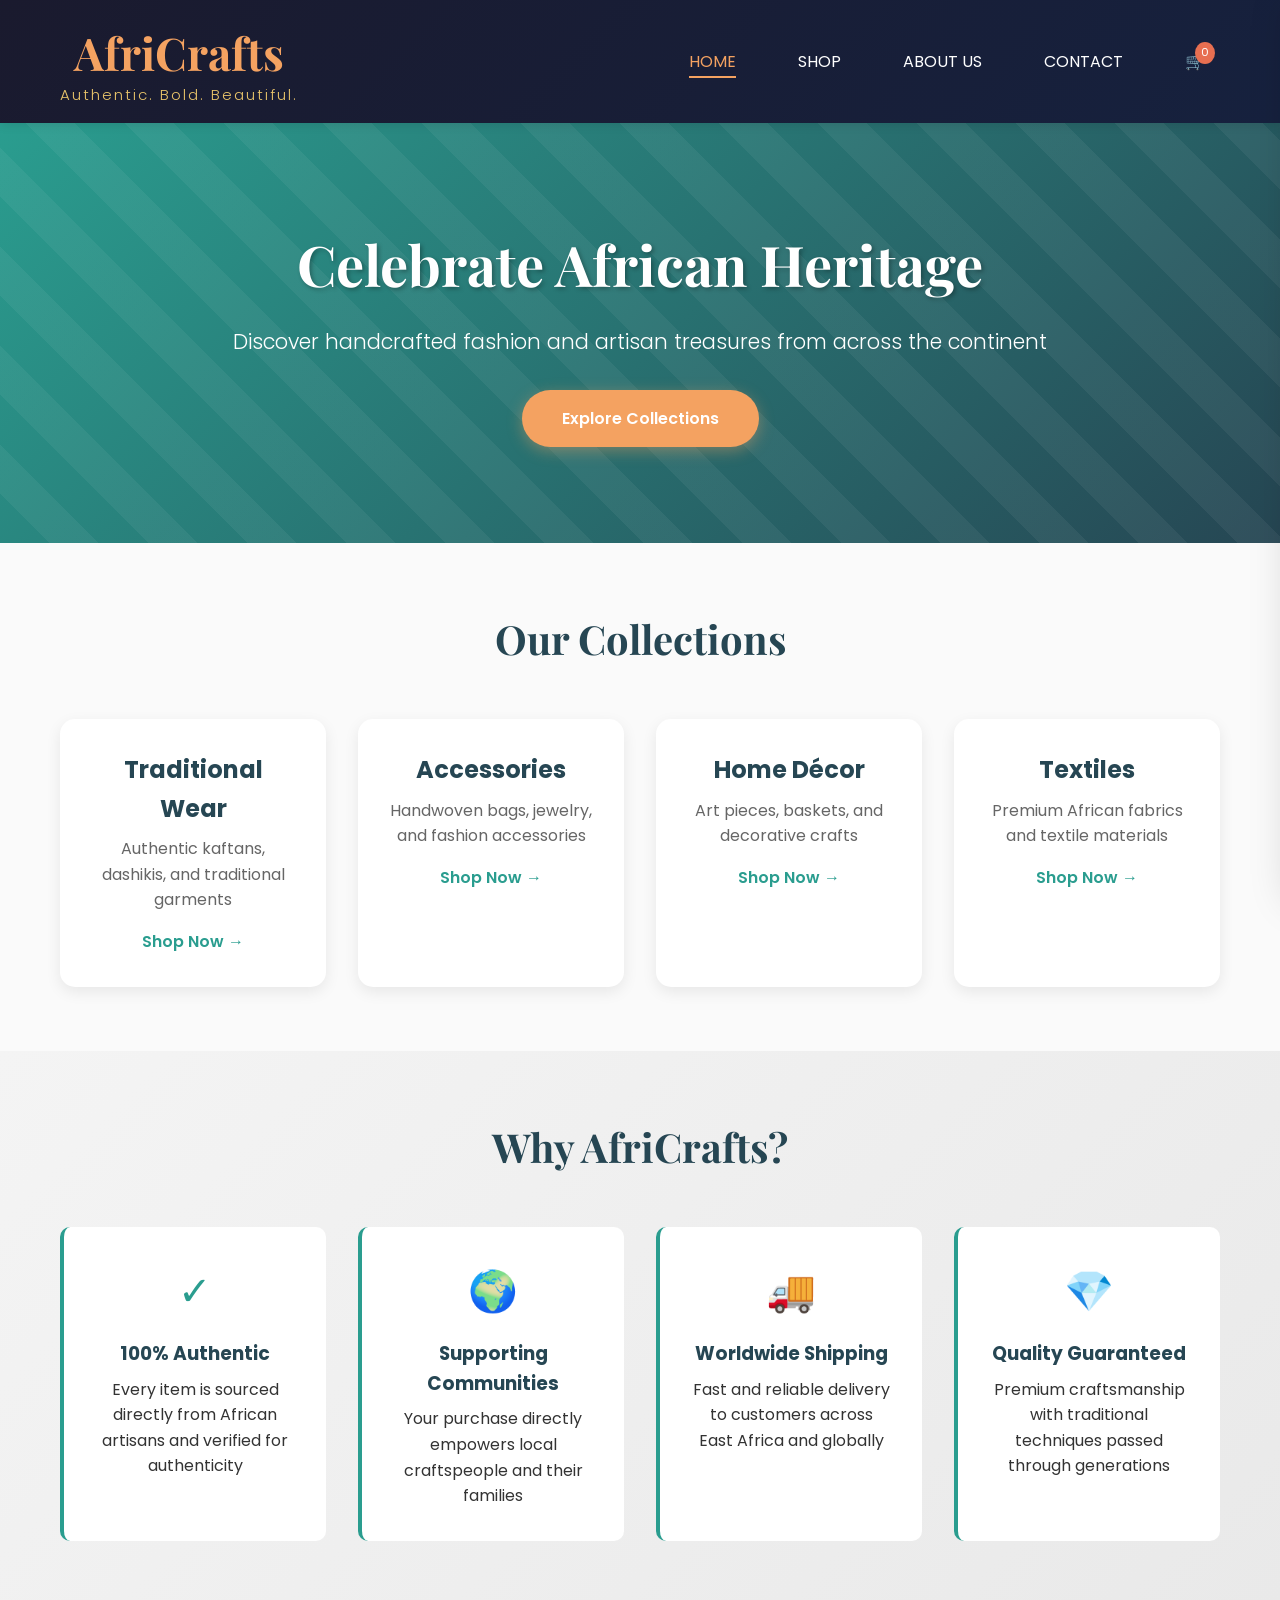
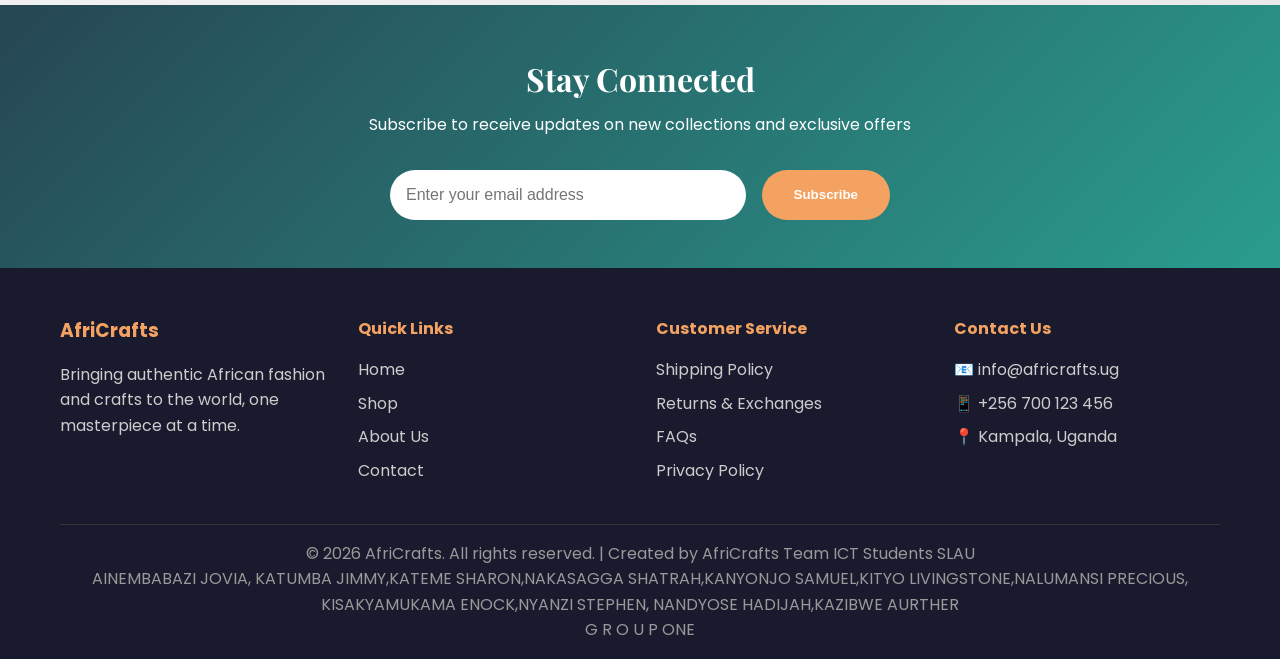
<file: index.html>
<!DOCTYPE html>
<html lang="en">
<head>
    <meta charset="UTF-8">
    <meta name="viewport" content="width=device-width, initial-scale=1.0">
    <title>AfriCrafts - Authentic African Fashion & Handcrafted Treasures</title>
    <link rel="stylesheet" href="styles.css">
    <link href="https://fonts.googleapis.com/css2?family=Playfair+Display:wght@400;600;700&family=Poppins:wght@300;400;500;600&display=swap" rel="stylesheet">
</head>
<body>
    <!-- Navigation -->
    <nav class="navbar">
        <div class="container">
            <div class="logo">
                <h1>AfriCrafts</h1>
                <p class="tagline">Authentic. Bold. Beautiful.</p>
            </div>
            <ul class="nav-links">
                <li><a href="index.html" class="active">HOME</a></li>
                <li><a href="products.html">SHOP</a></li>
                <li><a href="about.html">ABOUT US</a></li>
                <li><a href="contact.html">CONTACT</a></li>
                <li><a href="#" class="cart-icon" onclick="openCartSidebar(); return false;">🛒 <span class="cart-count">0</span></a></li>
            </ul>
        </div>
    </nav>

    <!-- Hero Section -->
    <section class="hero">
        <div class="hero-content">
            <h2 class="hero-title">Celebrate African Heritage</h2>
            <p class="hero-subtitle">Discover handcrafted fashion and artisan treasures from across the continent</p>
            <a href="products.html" class="cta-button">Explore Collections</a>
        </div>
        <div class="hero-pattern"></div>
    </section>

    <!-- Featured Categories -->
    <section class="categories">
        <div class="container">
            <h2 class="section-title">Our Collections</h2>
            <div class="category-grid">
                <div class="category-card">
                    <h3>Traditional Wear</h3>
                    <p>Authentic kaftans, dashikis, and traditional garments</p>
                    <a href="products.html" class="category-link">Shop Now →</a>
                </div>
                <div class="category-card">
                    <h3>Accessories</h3>
                    <p>Handwoven bags, jewelry, and fashion accessories</p>
                    <a href="products.html" class="category-link">Shop Now →</a>
                </div>
                <div class="category-card">
                    <h3>Home Décor</h3>
                    <p>Art pieces, baskets, and decorative crafts</p>
                    <a href="products.html" class="category-link">Shop Now →</a>
                </div>
                <div class="category-card">
                    <h3>Textiles</h3>
                    <p>Premium African fabrics and textile materials</p>
                    <a href="products.html" class="category-link">Shop Now →</a>
                </div>
            </div>
        </div>
    </section>

    <!-- Why Choose Us -->
    <section class="features">
        <div class="container">
            <h2 class="section-title">Why AfriCrafts?</h2>
            <div class="features-grid">
                <div class="feature-item">
                    <div class="feature-icon">✓</div>
                    <h3>100% Authentic</h3>
                    <p>Every item is sourced directly from African artisans and verified for authenticity</p>
                </div>
                <div class="feature-item">
                    <div class="feature-icon">🌍</div>
                    <h3>Supporting Communities</h3>
                    <p>Your purchase directly empowers local craftspeople and their families</p>
                </div>
                <div class="feature-item">
                    <div class="feature-icon">🚚</div>
                    <h3>Worldwide Shipping</h3>
                    <p>Fast and reliable delivery to customers across East Africa and globally</p>
                </div>
                <div class="feature-item">
                    <div class="feature-icon">💎</div>
                    <h3>Quality Guaranteed</h3>
                    <p>Premium craftsmanship with traditional techniques passed through generations</p>
                </div>
            </div>
        </div>
    </section>

    <!-- Newsletter -->
    <section class="newsletter">
        <div class="container">
            <h2>Stay Connected</h2>
            <p>Subscribe to receive updates on new collections and exclusive offers</p>
            <form class="newsletter-form" onsubmit="handleNewsletter(event); return false;">
                <input type="email" placeholder="Enter your email address" required>
                <button type="submit">Subscribe</button>
            </form>
        </div>
    </section>

    <!-- Footer -->
    <footer class="footer">
        <div class="container">
            <div class="footer-grid">
                <div class="footer-col">
                    <h3>AfriCrafts</h3>
                    <p>Bringing authentic African fashion and crafts to the world, one masterpiece at a time.</p>
                </div>
                <div class="footer-col">
                    <h4>Quick Links</h4>
                    <ul>
                        <li><a href="index.html">Home</a></li>
                        <li><a href="products.html">Shop</a></li>
                        <li><a href="about.html">About Us</a></li>
                        <li><a href="contact.html">Contact</a></li>
                    </ul>
                </div>
                <div class="footer-col">
                    <h4>Customer Service</h4>
                    <ul>
                        <li><a href="#">Shipping Policy</a></li>
                        <li><a href="#">Returns & Exchanges</a></li>
                        <li><a href="#">FAQs</a></li>
                        <li><a href="#">Privacy Policy</a></li>
                    </ul>
                </div>
                <div class="footer-col">
                    <h4>Contact Us</h4>
                    <p>📧 info@africrafts.ug</p>
                    <p>📱 +256 700 123 456</p>
                    <p>📍 Kampala, Uganda</p>
                </div>
            </div>
            <div class="footer-bottom">
                <p>&copy; 2026 AfriCrafts. All rights reserved. | Created by AfriCrafts Team ICT Students SLAU
<br>AINEMBABAZI JOVIA, KATUMBA JIMMY,KATEME SHARON,NAKASAGGA SHATRAH,KANYONJO SAMUEL,KITYO LIVINGSTONE,NALUMANSI PRECIOUS,
           KISAKYAMUKAMA ENOCK,NYANZI STEPHEN, NANDYOSE HADIJAH,KAZIBWE AURTHER<br> G R O U P     ONE</br></p>
         
            </div>
        </div>
    </footer>

    <script src="script.js"></script>
</body>
</html>
</file>
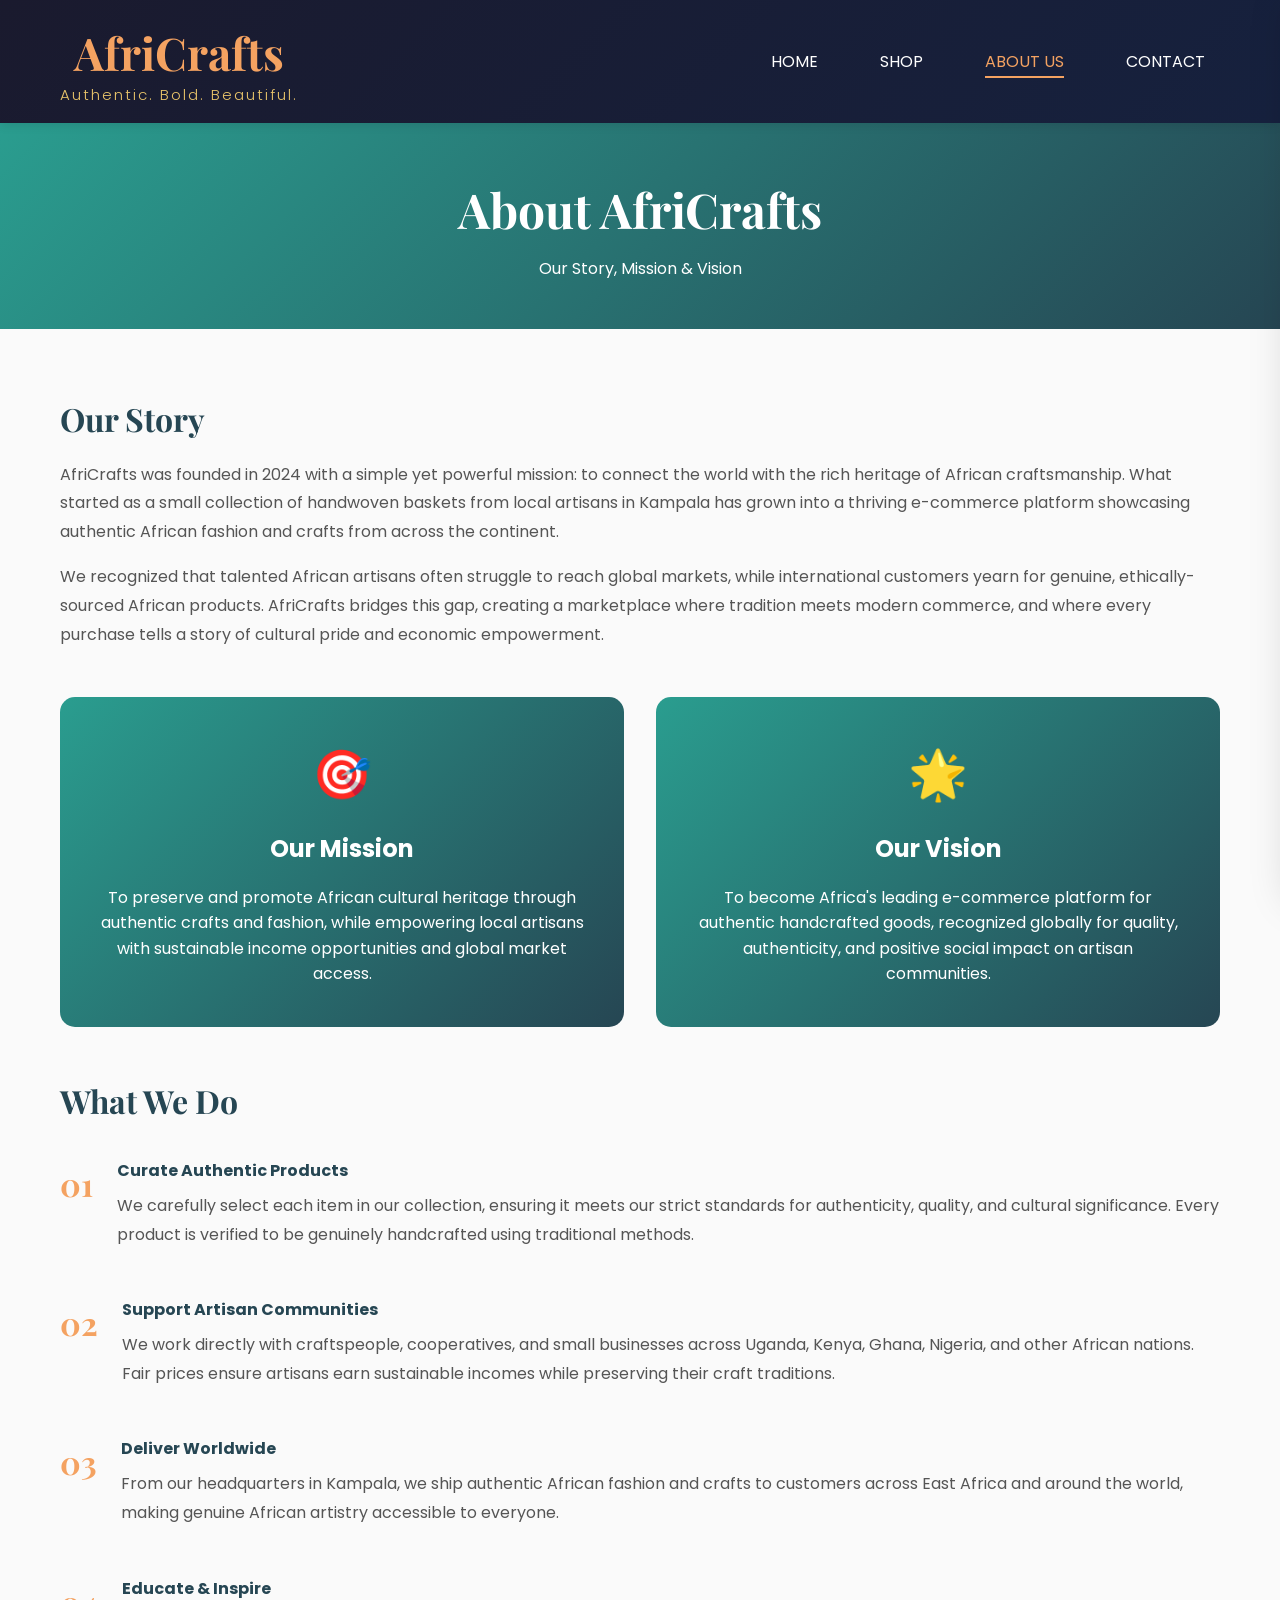
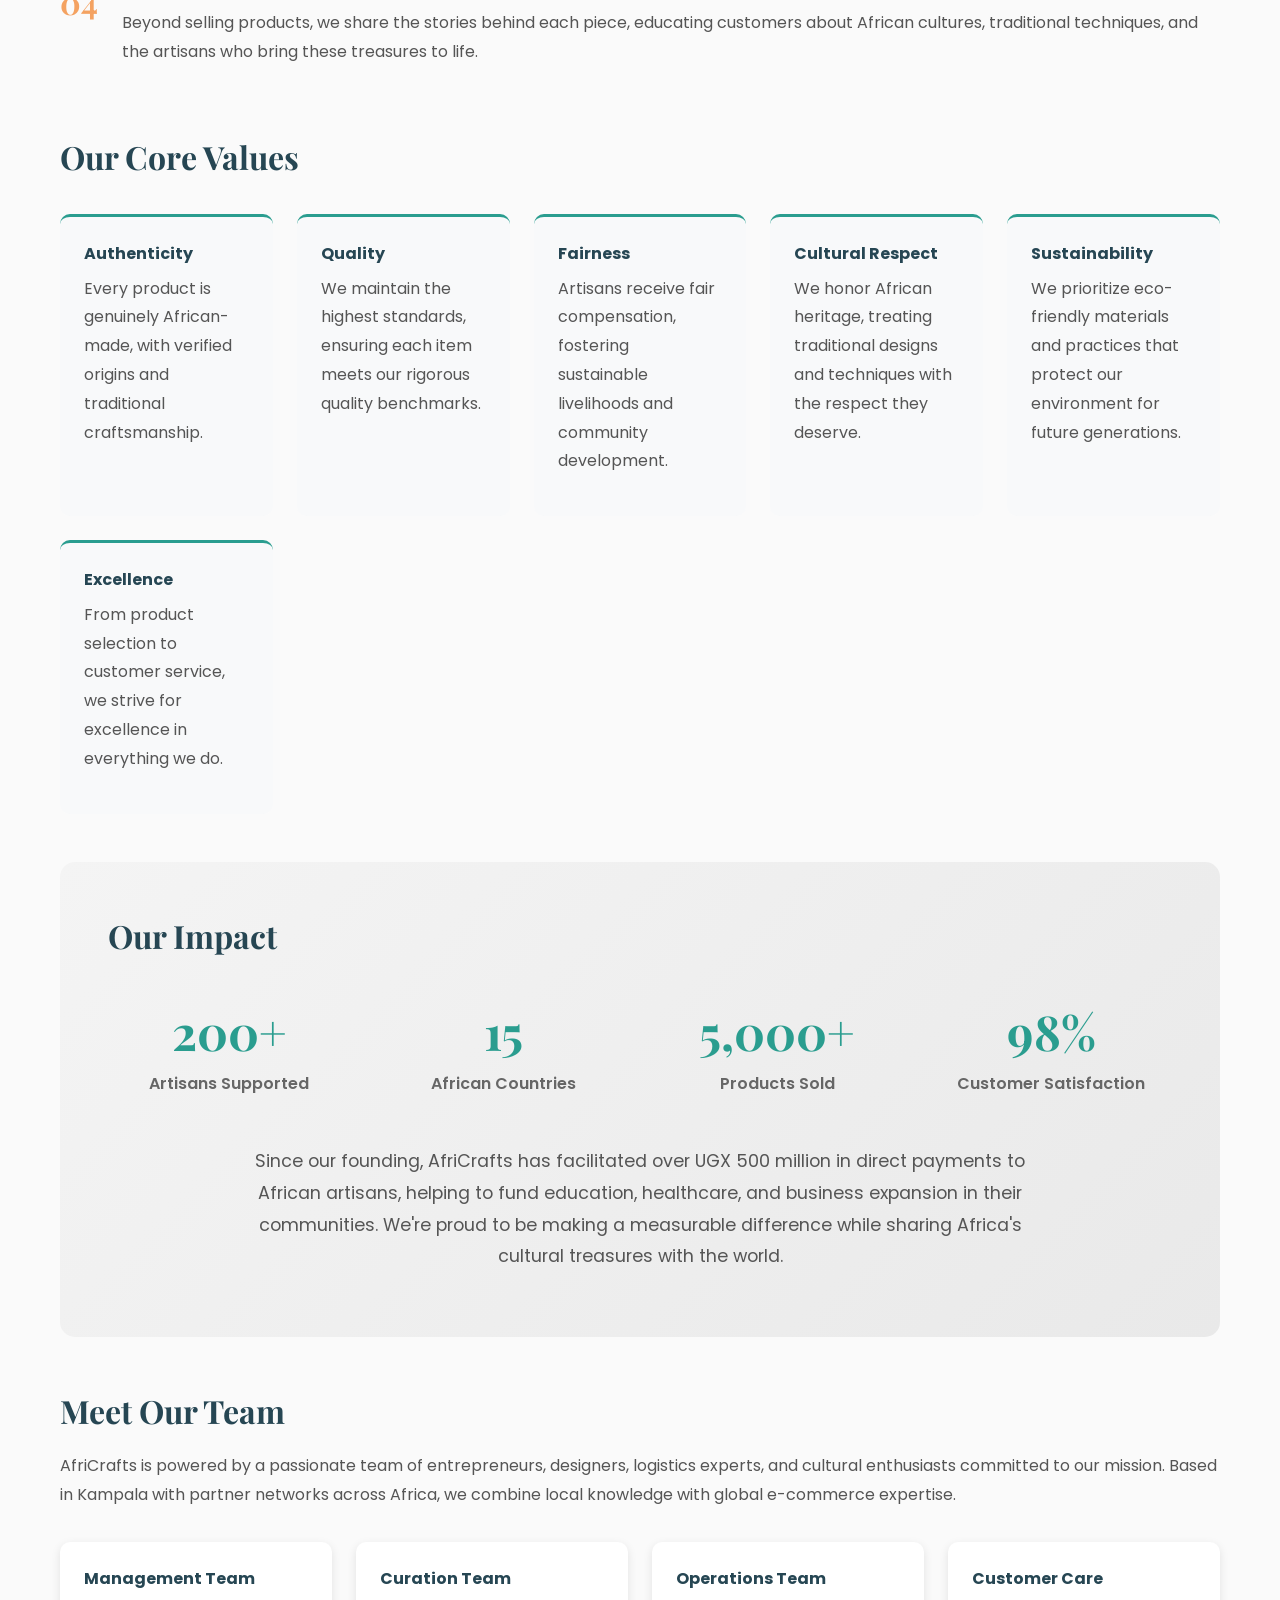
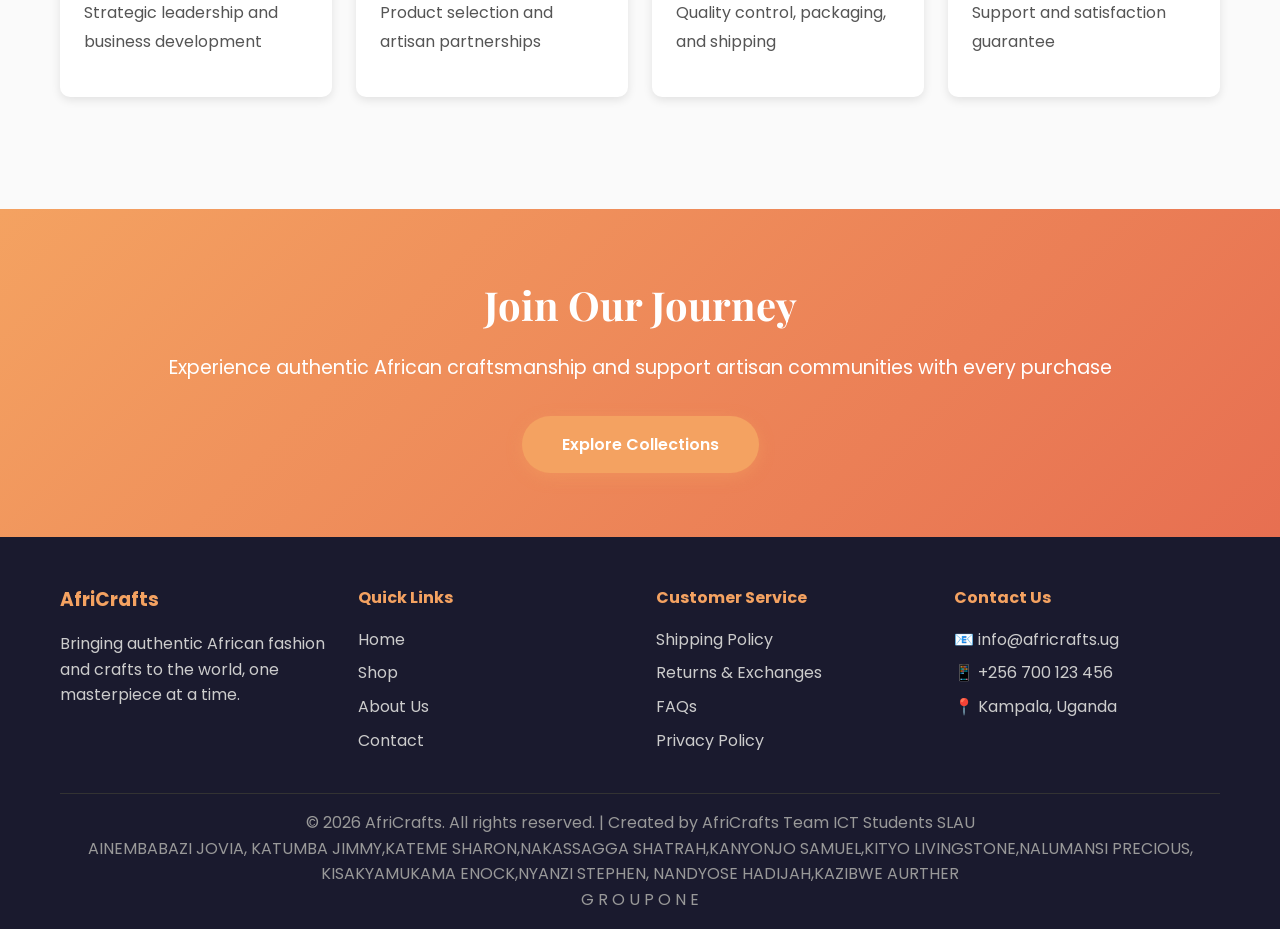
<file: about.html>
<!DOCTYPE html>
<html lang="en">
<head>
    <meta charset="UTF-8">
    <meta name="viewport" content="width=device-width, initial-scale=1.0">
    <title>About Us - AfriCrafts</title>
    <link rel="stylesheet" href="styles.css">
    <link href="https://fonts.googleapis.com/css2?family=Playfair+Display:wght@400;600;700&family=Poppins:wght@300;400;500;600&display=swap" rel="stylesheet">
</head>
<body>
    <!-- Navigation -->
    <nav class="navbar">
        <div class="container">
            <div class="logo">
                <h1>AfriCrafts</h1>
                <p class="tagline">Authentic. Bold. Beautiful.</p>
            </div>
            <ul class="nav-links">
                <li><a href="index.html">HOME</a></li>
                <li><a href="products.html">SHOP</a></li>
                <li><a href="about.html" class="active">ABOUT US</a></li>
                <li><a href="contact.html">CONTACT</a></li>
                
            </ul>
        </div>
    </nav>

    <!-- Page Header -->
    <section class="page-header">
        <h1>About AfriCrafts</h1>
        <p>Our Story, Mission & Vision</p>
    </section>

    <!-- About Content -->
    <section class="about-content">
        <div class="container">
            <!-- Our Story -->
            <div class="about-section">
                <h2>Our Story</h2>
                <p>AfriCrafts was founded in 2024 with a simple yet powerful mission: to connect the world with the rich heritage of African craftsmanship. What started as a small collection of handwoven baskets from local artisans in Kampala has grown into a thriving e-commerce platform showcasing authentic African fashion and crafts from across the continent.</p>
                <p>We recognized that talented African artisans often struggle to reach global markets, while international customers yearn for genuine, ethically-sourced African products. AfriCrafts bridges this gap, creating a marketplace where tradition meets modern commerce, and where every purchase tells a story of cultural pride and economic empowerment.</p>
            </div>

            <!-- Mission & Vision -->
            <div class="mission-vision">
                <div class="mission-box">
                    <div class="icon">🎯</div>
                    <h3>Our Mission</h3>
                    <p>To preserve and promote African cultural heritage through authentic crafts and fashion, while empowering local artisans with sustainable income opportunities and global market access.</p>
                </div>
                <div class="mission-box">
                    <div class="icon">🌟</div>
                    <h3>Our Vision</h3>
                    <p>To become Africa's leading e-commerce platform for authentic handcrafted goods, recognized globally for quality, authenticity, and positive social impact on artisan communities.</p>
                </div>
            </div>

            <!-- What We Do -->
            <div class="about-section">
                <h2>What We Do</h2>
                <div class="features-list">
                    <div class="feature">
                        <span class="feature-number">01</span>
                        <div class="feature-content">
                            <h4>Curate Authentic Products</h4>
                            <p>We carefully select each item in our collection, ensuring it meets our strict standards for authenticity, quality, and cultural significance. Every product is verified to be genuinely handcrafted using traditional methods.</p>
                        </div>
                    </div>
                    <div class="feature">
                        <span class="feature-number">02</span>
                        <div class="feature-content">
                            <h4>Support Artisan Communities</h4>
                            <p>We work directly with craftspeople, cooperatives, and small businesses across Uganda, Kenya, Ghana, Nigeria, and other African nations. Fair prices ensure artisans earn sustainable incomes while preserving their craft traditions.</p>
                        </div>
                    </div>
                    <div class="feature">
                        <span class="feature-number">03</span>
                        <div class="feature-content">
                            <h4>Deliver Worldwide</h4>
                            <p>From our headquarters in Kampala, we ship authentic African fashion and crafts to customers across East Africa and around the world, making genuine African artistry accessible to everyone.</p>
                        </div>
                    </div>
                    <div class="feature">
                        <span class="feature-number">04</span>
                        <div class="feature-content">
                            <h4>Educate & Inspire</h4>
                            <p>Beyond selling products, we share the stories behind each piece, educating customers about African cultures, traditional techniques, and the artisans who bring these treasures to life.</p>
                        </div>
                    </div>
                </div>
            </div>

            <!-- Our Values -->
            <div class="about-section">
                <h2>Our Core Values</h2>
                <div class="values-grid">
                    <div class="value-card">
                        <h4>Authenticity</h4>
                        <p>Every product is genuinely African-made, with verified origins and traditional craftsmanship.</p>
                    </div>
                    <div class="value-card">
                        <h4>Quality</h4>
                        <p>We maintain the highest standards, ensuring each item meets our rigorous quality benchmarks.</p>
                    </div>
                    <div class="value-card">
                        <h4>Fairness</h4>
                        <p>Artisans receive fair compensation, fostering sustainable livelihoods and community development.</p>
                    </div>
                    <div class="value-card">
                        <h4>Cultural Respect</h4>
                        <p>We honor African heritage, treating traditional designs and techniques with the respect they deserve.</p>
                    </div>
                    <div class="value-card">
                        <h4>Sustainability</h4>
                        <p>We prioritize eco-friendly materials and practices that protect our environment for future generations.</p>
                    </div>
                    <div class="value-card">
                        <h4>Excellence</h4>
                        <p>From product selection to customer service, we strive for excellence in everything we do.</p>
                    </div>
                </div>
            </div>

            <!-- Impact -->
            <div class="about-section impact-section">
                <h2>Our Impact</h2>
                <div class="impact-stats">
                    <div class="stat">
                        <h3>200+</h3>
                        <p>Artisans Supported</p>
                    </div>
                    <div class="stat">
                        <h3>15</h3>
                        <p>African Countries</p>
                    </div>
                    <div class="stat">
                        <h3>5,000+</h3>
                        <p>Products Sold</p>
                    </div>
                    <div class="stat">
                        <h3>98%</h3>
                        <p>Customer Satisfaction</p>
                    </div>
                </div>
                <p class="impact-text">Since our founding, AfriCrafts has facilitated over UGX 500 million in direct payments to African artisans, helping to fund education, healthcare, and business expansion in their communities. We're proud to be making a measurable difference while sharing Africa's cultural treasures with the world.</p>
            </div>

            <!-- Team -->
            <div class="about-section">
                <h2>Meet Our Team</h2>
                <p>AfriCrafts is powered by a passionate team of entrepreneurs, designers, logistics experts, and cultural enthusiasts committed to our mission. Based in Kampala with partner networks across Africa, we combine local knowledge with global e-commerce expertise.</p>
                <div class="team-roles">
                    <div class="role">
                        <h4>Management Team</h4>
                        <p>Strategic leadership and business development</p>
                    </div>
                    <div class="role">
                        <h4>Curation Team</h4>
                        <p>Product selection and artisan partnerships</p>
                    </div>
                    <div class="role">
                        <h4>Operations Team</h4>
                        <p>Quality control, packaging, and shipping</p>
                    </div>
                    <div class="role">
                        <h4>Customer Care</h4>
                        <p>Support and satisfaction guarantee</p>
                    </div>
                </div>
            </div>
        </div>
    </section>

    <!-- CTA Section -->
    <section class="cta-section">
        <div class="container">
            <h2>Join Our Journey</h2>
            <p>Experience authentic African craftsmanship and support artisan communities with every purchase</p>
            <a href="products.html" class="cta-button">Explore Collections</a>
        </div>
    </section>

    <!-- Footer -->
    <footer class="footer">
        <div class="container">
            <div class="footer-grid">
                <div class="footer-col">
                    <h3>AfriCrafts</h3>
                    <p>Bringing authentic African fashion and crafts to the world, one masterpiece at a time.</p>
                </div>
                <div class="footer-col">
                    <h4>Quick Links</h4>
                    <ul>
                        <li><a href="index.html">Home</a></li>
                        <li><a href="products.html">Shop</a></li>
                        <li><a href="about.html">About Us</a></li>
                        <li><a href="contact.html">Contact</a></li>
                    </ul>
                </div>
                <div class="footer-col">
                    <h4>Customer Service</h4>
                    <ul>
                        <li><a href="#">Shipping Policy</a></li>
                        <li><a href="#">Returns & Exchanges</a></li>
                        <li><a href="#">FAQs</a></li>
                        <li><a href="#">Privacy Policy</a></li>
                    </ul>
                </div>
                <div class="footer-col">
                    <h4>Contact Us</h4>
                    <p>📧 info@africrafts.ug</p>
                    <p>📱 +256 700 123 456</p>
                    <p>📍 Kampala, Uganda</p>
                </div>
            </div>
            <div class="footer-bottom">
               
<p>&copy; 2026 AfriCrafts. All rights reserved. | Created by AfriCrafts Team ICT Students SLAU
<br>AINEMBABAZI JOVIA, KATUMBA JIMMY,KATEME SHARON,NAKASSAGGA SHATRAH,KANYONJO SAMUEL,KITYO LIVINGSTONE,NALUMANSI PRECIOUS,
           KISAKYAMUKAMA ENOCK,NYANZI STEPHEN, NANDYOSE HADIJAH,KAZIBWE AURTHER<br> G R O U P       O N E</br></p>
         
            </div>
        </div>
    </footer>

    <script src="script.js"></script>
</body>
</html>
</file>
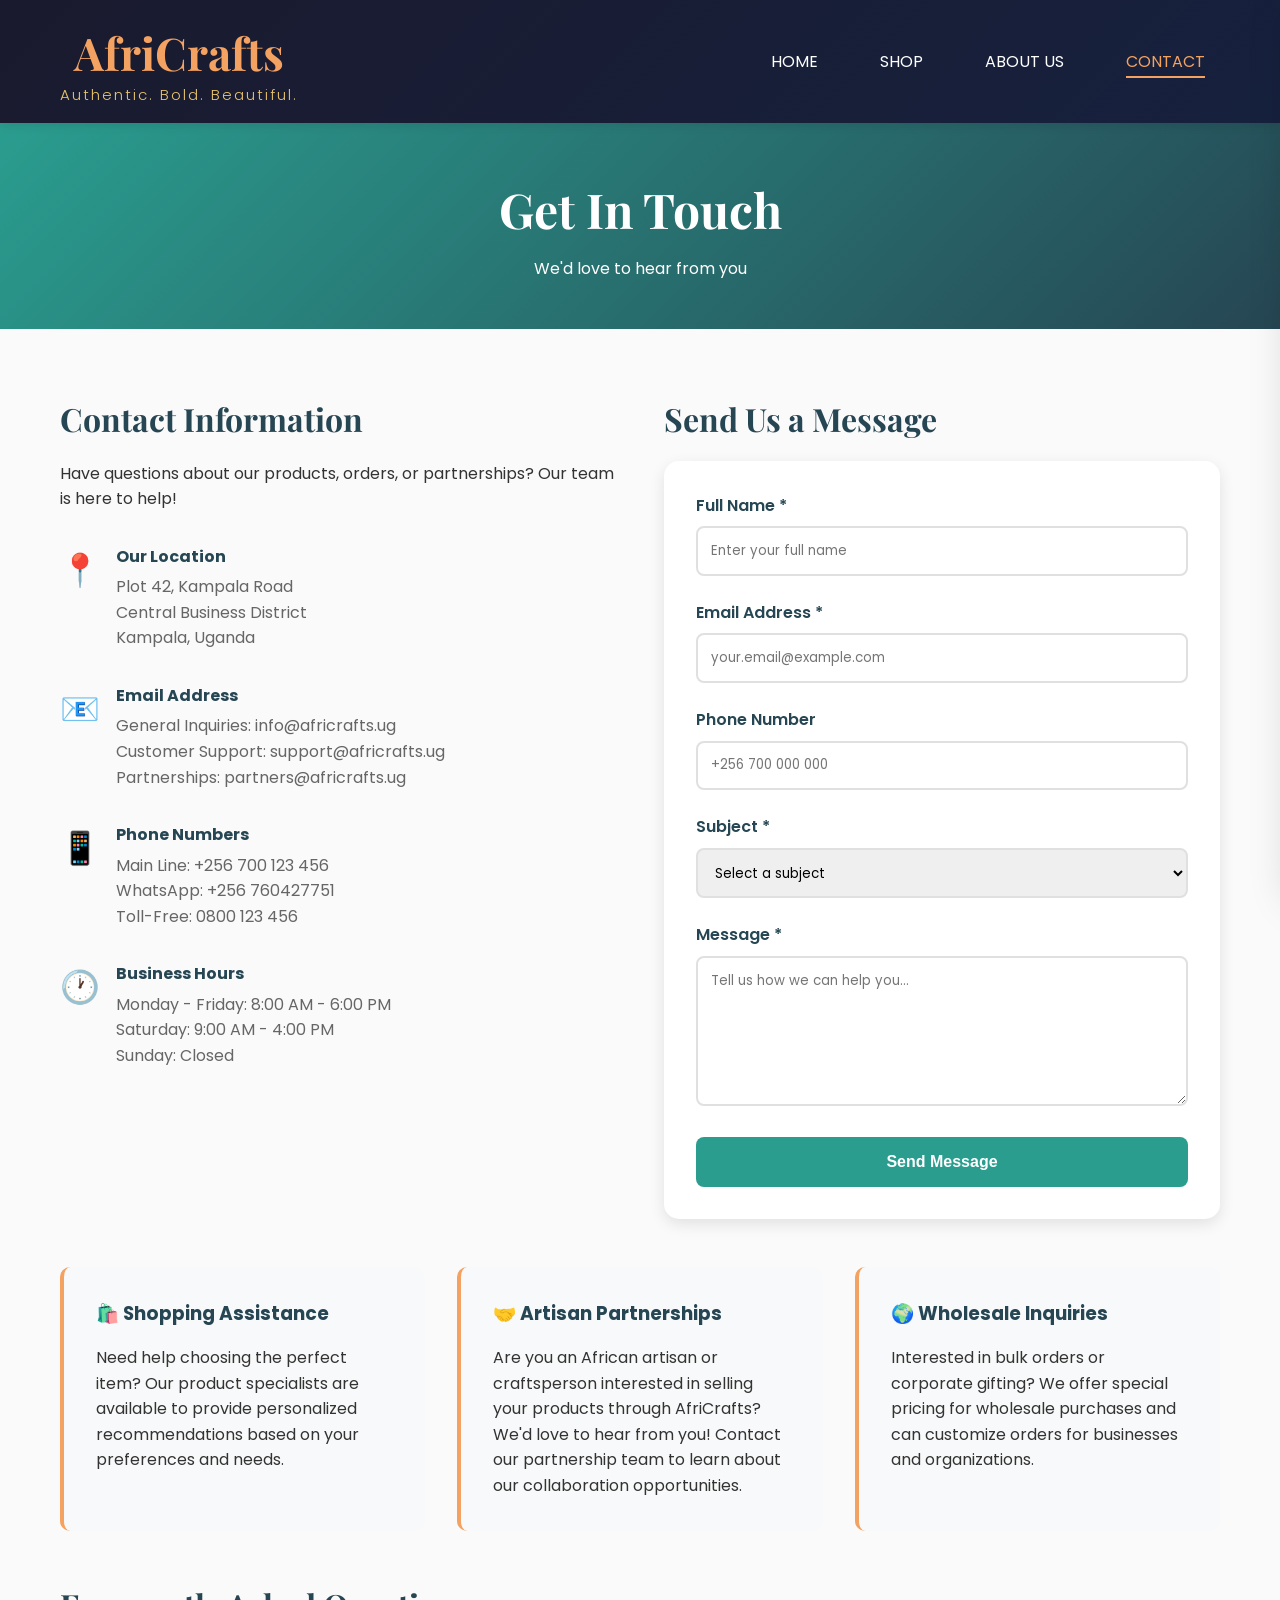
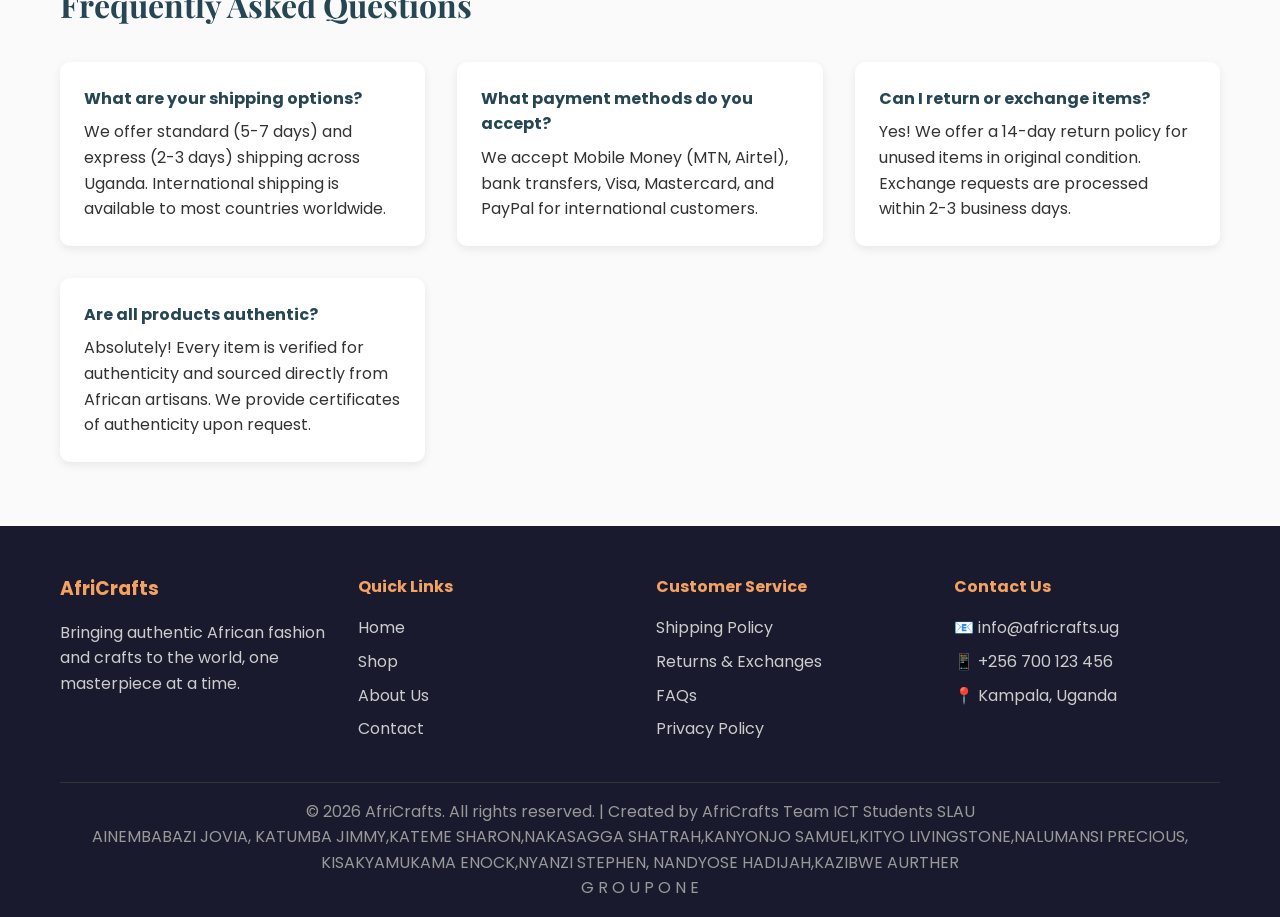
<file: contact.html>
<!DOCTYPE html>
<html lang="en">
<head>
    <meta charset="UTF-8">
    <meta name="viewport" content="width=device-width, initial-scale=1.0">
    <title>Contact Us - AfriCrafts</title>
    <link rel="stylesheet" href="styles.css">
    <link href="https://fonts.googleapis.com/css2?family=Playfair+Display:wght@400;600;700&family=Poppins:wght@300;400;500;600&display=swap" rel="stylesheet">
</head>
<body>
    <!-- Navigation -->
    <nav class="navbar">
        <div class="container">
            <div class="logo">
                <h1>AfriCrafts</h1>
                <p class="tagline">Authentic. Bold. Beautiful.</p>
            </div>
            <ul class="nav-links">
                <li><a href="index.html">HOME</a></li>
                <li><a href="products.html">SHOP</a></li>
                <li><a href="about.html">ABOUT US</a></li>
                <li><a href="contact.html" class="active">CONTACT</a></li>
                
            </ul>
        </div>
    </nav>

    <!-- Page Header -->
    <section class="page-header">
        <h1>Get In Touch</h1>
        <p>We'd love to hear from you</p>
    </section>

    <!-- Contact Section -->
    <section class="contact-section">
        <div class="container">
            <div class="contact-grid">
                <!-- Contact Information -->
                <div class="contact-info">
                    <h2>Contact Information</h2>
                    <p>Have questions about our products, orders, or partnerships? Our team is here to help!</p>
                    
                    <div class="contact-details">
                        <div class="contact-item">
                            <div class="contact-icon">📍</div>
                            <div class="contact-text">
                                <h4>Our Location</h4>
                                <p>Plot 42, Kampala Road<br>
                                Central Business District<br>
                                Kampala, Uganda</p>
                            </div>
                        </div>

                        <div class="contact-item">
                            <div class="contact-icon">📧</div>
                            <div class="contact-text">
                                <h4>Email Address</h4>
                                <p>General Inquiries: info@africrafts.ug<br>
                                Customer Support: support@africrafts.ug<br>
                                Partnerships: partners@africrafts.ug</p>
                            </div>
                        </div>

                        <div class="contact-item">
                            <div class="contact-icon">📱</div>
                            <div class="contact-text">
                                <h4>Phone Numbers</h4>
                                <p>Main Line: +256 700 123 456<br>
                                WhatsApp: +256 760427751<br>
                                Toll-Free: 0800 123 456</p>
                            </div>
                        </div>

                        <div class="contact-item">
                            <div class="contact-icon">🕐</div>
                            <div class="contact-text">
                                <h4>Business Hours</h4>
                                <p>Monday - Friday: 8:00 AM - 6:00 PM<br>
                                Saturday: 9:00 AM - 4:00 PM<br>
                                Sunday: Closed</p>
                            </div>
                        </div>
                    </div>

                   
                </div>

                <!-- Contact Form -->
                <div class="contact-form-container">
                    <h2>Send Us a Message</h2>
                    <form class="contact-form" onsubmit="return handleContactForm(event)">
                        <div class="form-group">
                            <label for="name">Full Name *</label>
                            <input type="text" id="name" name="name" required placeholder="Enter your full name">
                        </div>

                        <div class="form-group">
                            <label for="email">Email Address *</label>
                            <input type="email" id="email" name="email" required placeholder="your.email@example.com">
                        </div>

                        <div class="form-group">
                            <label for="phone">Phone Number</label>
                            <input type="tel" id="phone" name="phone" placeholder="+256 700 000 000">
                        </div>

                        <div class="form-group">
                            <label for="subject">Subject *</label>
                            <select id="subject" name="subject" required>
                                <option value="">Select a subject</option>
                                <option value="general">General Inquiry</option>
                                <option value="order">Order Status</option>
                                <option value="product">Product Information</option>
                                <option value="partnership">Partnership Opportunity</option>
                                <option value="complaint">Complaint or Issue</option>
                                <option value="feedback">Feedback</option>
                                <option value="other">Other</option>
                            </select>
                        </div>

                        <div class="form-group">
                            <label for="message">Message *</label>
                            <textarea id="message" name="message" rows="6" required placeholder="Tell us how we can help you..."></textarea>
                        </div>

                        <button type="submit" class="submit-button">Send Message</button>
                    </form>
                </div>
            </div>

            <!-- Additional Info -->
            <div class="additional-info">
                <div class="info-card">
                    <h3>🛍️ Shopping Assistance</h3>
                    <p>Need help choosing the perfect item? Our product specialists are available to provide personalized recommendations based on your preferences and needs.</p>
                </div>
                <div class="info-card">
                    <h3>🤝 Artisan Partnerships</h3>
                    <p>Are you an African artisan or craftsperson interested in selling your products through AfriCrafts? We'd love to hear from you! Contact our partnership team to learn about our collaboration opportunities.</p>
                </div>
                <div class="info-card">
                    <h3>🌍 Wholesale Inquiries</h3>
                    <p>Interested in bulk orders or corporate gifting? We offer special pricing for wholesale purchases and can customize orders for businesses and organizations.</p>
                </div>
            </div>

            <!-- FAQ Quick Links -->
            <div class="faq-section">
                <h2>Frequently Asked Questions</h2>
                <div class="faq-grid">
                    <div class="faq-item">
                        <h4>What are your shipping options?</h4>
                        <p>We offer standard (5-7 days) and express (2-3 days) shipping across Uganda. International shipping is available to most countries worldwide.</p>
                    </div>
                    <div class="faq-item">
                        <h4>What payment methods do you accept?</h4>
                        <p>We accept Mobile Money (MTN, Airtel), bank transfers, Visa, Mastercard, and PayPal for international customers.</p>
                    </div>
                    <div class="faq-item">
                        <h4>Can I return or exchange items?</h4>
                        <p>Yes! We offer a 14-day return policy for unused items in original condition. Exchange requests are processed within 2-3 business days.</p>
                    </div>
                    <div class="faq-item">
                        <h4>Are all products authentic?</h4>
                        <p>Absolutely! Every item is verified for authenticity and sourced directly from African artisans. We provide certificates of authenticity upon request.</p>
                    </div>
                </div>
            </div>
        </div>
    </section>

    <!-- Footer -->
    <footer class="footer">
        <div class="container">
            <div class="footer-grid">
                <div class="footer-col">
                    <h3>AfriCrafts</h3>
                    <p>Bringing authentic African fashion and crafts to the world, one masterpiece at a time.</p>
                </div>
                <div class="footer-col">
                    <h4>Quick Links</h4>
                    <ul>
                        <li><a href="index.html">Home</a></li>
                        <li><a href="products.html">Shop</a></li>
                        <li><a href="about.html">About Us</a></li>
                        <li><a href="contact.html">Contact</a></li>
                    </ul>
                </div>
                <div class="footer-col">
                    <h4>Customer Service</h4>
                    <ul>
                        <li><a href="#">Shipping Policy</a></li>
                        <li><a href="#">Returns & Exchanges</a></li>
                        <li><a href="#">FAQs</a></li>
                        <li><a href="#">Privacy Policy</a></li>
                    </ul>
                </div>
                <div class="footer-col">
                    <h4>Contact Us</h4>
                    <p>📧 info@africrafts.ug</p>
                    <p>📱 +256 700 123 456</p>
                    <p>📍 Kampala, Uganda</p>
                </div>
            </div>
            <div class="footer-bottom">
                
<p>&copy; 2026 AfriCrafts. All rights reserved. | Created by AfriCrafts Team ICT Students SLAU
<br>AINEMBABAZI JOVIA, KATUMBA JIMMY,KATEME SHARON,NAKASAGGA SHATRAH,KANYONJO SAMUEL,KITYO LIVINGSTONE,NALUMANSI PRECIOUS,
           KISAKYAMUKAMA ENOCK,NYANZI STEPHEN, NANDYOSE HADIJAH,KAZIBWE AURTHER<br> G R O U P      O N E</br></p>
         </div>
        </div>
    </footer>

    <script src="script.js"></script>
</body>
</html>
</file>
<file: styles.css>
/* ================================
   AFRICRAFTS STYLESHEET
   African Fashion & Crafts E-commerce
   ================================ */

/* Reset & Base Styles */
* {
    margin: 0;
    padding: 0;
    box-sizing: border-box;
    
}

body {
    font-family: 'Poppins', sans-serif;
    line-height: 1.6;
    color: #333;
    background-color: #fafafa;
}

.container {
    max-width: 1200px;
    margin: 0 auto;
    padding: 0 20px;
}


/* ================================
   NAVIGATION BAR
   ================================ */
.navbar {
    background: linear-gradient(135deg, #1a1a2e 0%, #16213e 100%);
    color: yellow;
    padding: 1rem 0;
    box-shadow: 0 2px 10px rgba(0,0,0,0.1);
    position: sticky;
    top: 0;
    z-index: 1000;
    margin:45 30px;
    justify-content: space-between;
}
 nav {
      background-color:white;
	  justify-content: space-between;
      text-align: center;
      padding: 20px 10px;
    }
    nav a {
      color: blue;
      margin: 0 15px;
      text-decoration: none;
      font-weight: bold;
    }
.navbar .container {
    display: flex;
    justify-content: space-between;
    align-items: center;
}

.logo h1 {
    font-family: 'Playfair Display', serif;
    font-size: 2rem;
    font-weight: 700;
font-size:45px;
    color: #f4a261;

    margin-bottom: -5px;
}

.logo .tagline {
    font-size: 0.7rem;
    color: #e9c46a;
    font-weight: 300;
    letter-spacing: 2px;
font-size:15px;
}

.nav-links {
    display: flex;
    list-style: none;
    gap: 2rem;
    align-items: center;
}

.nav-links a {
    color: white;
    text-decoration: none;
    font-weight: 400;
    transition: color 0.3s ease;
    position: relative;
}

.nav-links a:hover,
.nav-links a.active {
    color: #f4a261;
}

.nav-links a.active::after {
    content: '';
    position: absolute;
    bottom: -5px;
    left: 0;
    width: 100%;
    height: 2px;
    background: #f4a261;
}

.cart-icon {
    position: relative;
}

.cart-count {
    position: absolute;
    top: -8px;
    right: -10px;
    background: #e76f51;
    color: white;
    border-radius: 50%;
    padding: 2px 6px;
    font-size: 0.7rem;
}

/* ================================
   HERO SECTION
   ================================ */
.hero {
    background: linear-gradient(135deg, #2a9d8f 0%, #264653 100%);
    color: white;
    padding: 6rem 2rem;
    position: relative;
    overflow: hidden;
    text-align: center;
}

.hero-pattern {
    position: absolute;
    top: 0;
    left: 0;
    width: 100%;
    height: 100%;
    background-image: 
        repeating-linear-gradient(45deg, transparent, transparent 35px, rgba(255,255,255,.05) 35px, rgba(255,255,255,.05) 70px);
    pointer-events: none;
}

.hero-content {
    position: relative;
    z-index: 1;
}

.hero-title {
    font-family: 'Playfair Display', serif;
    font-size: 3.5rem;
    font-weight: 700;
    margin-bottom: 1rem;
    text-shadow: 2px 2px 4px rgba(0,0,0,0.3);
}

.hero-subtitle {
    font-size: 1.3rem;
    margin-bottom: 2rem;
    font-weight: 300;
}

.cta-button {
    display: inline-block;
    background: #f4a261;
    color: white;
    padding: 1rem 2.5rem;
    text-decoration: none;
    border-radius: 50px;
    font-weight: 600;
    transition: all 0.3s ease;
    box-shadow: 0 4px 15px rgba(244, 162, 97, 0.4);
}

.cta-button:hover {
    background: #e76f51;
    transform: translateY(-2px);
    box-shadow: 0 6px 20px rgba(231, 111, 81, 0.5);
}

/* ================================
   SECTIONS
   ================================ */
.categories,
.features,
.products-section,
.about-content,
.contact-section {
    padding: 4rem 0;
}

.section-title {
    font-family: 'Playfair Display', serif;
    font-size: 2.5rem;
    text-align: center;
    margin-bottom: 3rem;
    color: #264653;
}

/* ================================
   CATEGORY CARDS
   ================================ */
.category-grid {
    display: grid;
    grid-template-columns: repeat(auto-fit, minmax(250px, 1fr));
    gap: 2rem;
    margin-top: 2rem;
}

.category-card {
    background: white;
    padding: 2rem;
    border-radius: 15px;
    text-align: center;
    box-shadow: 0 5px 15px rgba(0,0,0,0.08);
    transition: transform 0.3s ease, box-shadow 0.3s ease;
}

.category-card:hover {
    transform: translateY(-10px);
    box-shadow: 0 10px 30px rgba(0,0,0,0.15);
}

.category-icon {
    font-size: 3rem;
    margin-bottom: 1rem;
}

.category-card h3 {
    font-size: 1.5rem;
    margin-bottom: 0.5rem;
    color: #264653;
}

.category-card p {
    color: #666;
    margin-bottom: 1rem;
}

.category-link {
    color: #2a9d8f;
    text-decoration: none;
    font-weight: 600;
    transition: color 0.3s ease;
}

.category-link:hover {
    color: #e76f51;
}

/* ================================
   FEATURES SECTION
   ================================ */
.features {
    background: linear-gradient(135deg, #f4f4f4 0%, #e9e9e9 100%);
}

.features-grid {
    display: grid;
    grid-template-columns: repeat(auto-fit, minmax(250px, 1fr));
    gap: 2rem;
}

.feature-item {
    background: white;
    padding: 2rem;
    border-radius: 10px;
    text-align: center;
    border-left: 4px solid #2a9d8f;
}

.feature-icon {
    font-size: 2.5rem;
    color: #2a9d8f;
    margin-bottom: 1rem;
}

.feature-item h3 {
    color: #264653;
    margin-bottom: 0.5rem;
}

/* ================================
   PRODUCTS PAGE
   ================================ */
.page-header {
    background: linear-gradient(135deg, #2a9d8f 0%, #264653 100%);
    color: white;
    padding: 3rem 2rem;
    text-align: center;
}

.page-header h1 {
    font-family: 'Playfair Display', serif;
    font-size: 3rem;
    margin-bottom: 0.5rem;
}

.product-category {
    margin-bottom: 4rem;
}
/* Product Image Wrapper for Real Photos */
.product-image-wrapper {
    width: 100%;
    height: 250px;
    overflow: hidden;
    background: #f8f9fa;
    position: relative;
}

.product-image-real {
    width: 100%;
    height: 100%;
    object-fit: cover;
    display: block;
    transition: transform 0.4s ease;
}

.product-card:hover .product-image-real {
    transform: scale(1.1);
}

/* Fix navbar color */
.navbar {
    color: white; /* Changed from yellow */
}

.category-title {
    font-family: 'Playfair Display', serif;
    font-size: 2rem;
    color: #264653;
    margin-bottom: 2rem;
    padding-bottom: 0.5rem;
    border-bottom: 3px solid #f4a261;
    display: inline-block;
}

.products-grid {
    display: grid;
    grid-template-columns: repeat(auto-fit, minmax(280px, 1fr));
    gap: 2rem;
}

.product-card {
    background: white;
    border-radius: 15px;
    overflow: hidden;
    box-shadow: 0 5px 15px rgba(0,0,0,0.1);
    transition: transform 0.3s ease, box-shadow 0.3s ease;
}

.product-card:hover {
    transform: translateY(-5px);
    box-shadow: 0 10px 25px rgba(0,0,0,0.15);
}

.product-image {
    height: 250px;
    display: flex;
    align-items: center;
    justify-content: center;
    font-size: 4rem;
}
.product-badge {
    position: absolute;
    top: 15px;
    right: 15px;
    background: #e76f51;
    color: white;
    padding: 6px 12px;
    border-radius: 20px;
    font-size: 0.75rem;
    font-weight: 700;
    z-index: 1;
    text-transform: uppercase;
}

.product-rating {
    display: flex;
    align-items: center;
    gap: 8px;
    margin-bottom: 12px;
}

.stars {
    color: #f4a261;
    font-size: 1rem;
    letter-spacing: 2px;
}

.rating-count {
    color: #999;
    font-size: 0.85rem;
}

.product-placeholder {
    filter: drop-shadow(2px 2px 4px rgba(0,0,0,0.3));
}

.product-info {
    padding: 1.5rem;
}

.product-info h3 {
    font-size: 1.3rem;
    color: #264653;
    margin-bottom: 0.5rem;
}

.product-description {
    color: #666;
    font-size: 0.9rem;
    margin-bottom: 1rem;
}

.product-footer {
    display: flex;
    justify-content: space-between;
    align-items: center;
}

.price {
    font-size: 1.3rem;
    font-weight: 700;
    color: #e76f51;
}

.add-to-cart {
    background: #2a9d8f;
    color: white;
    border: none;
    padding: 0.7rem 1.5rem;
    border-radius: 25px;
    cursor: pointer;
    font-weight: 600;
    transition: all 0.3s ease;
}

.add-to-cart:hover {
    background: #264653;
    transform: scale(1.05);
}

/* ================================
   ABOUT PAGE
   ================================ */
.about-section {
    margin-bottom: 3rem;
}

.about-section h2 {
    font-family: 'Playfair Display', serif;
    font-size: 2rem;
    color: #264653;
    margin-bottom: 1rem;
}

.about-section p {
    line-height: 1.8;
    color: #555;
    margin-bottom: 1rem;
}

.mission-vision {
    display: grid;
    grid-template-columns: repeat(auto-fit, minmax(300px, 1fr));
    gap: 2rem;
    margin: 3rem 0;
}

.mission-box {
    background: linear-gradient(135deg, #2a9d8f 0%, #264653 100%);
    color: white;
    padding: 2.5rem;
    border-radius: 15px;
    text-align: center;
}

.mission-box .icon {
    font-size: 3rem;
    margin-bottom: 1rem;
}

.mission-box h3 {
    font-size: 1.5rem;
    margin-bottom: 1rem;
}

.features-list {
    margin-top: 2rem;
}

.feature {
    display: flex;
    gap: 1.5rem;
    margin-bottom: 2rem;
    align-items: start;
}

.feature-number {
    font-size: 2rem;
    font-weight: 700;
    color: #f4a261;
    font-family: 'Playfair Display', serif;
}

.feature-content h4 {
    color: #264653;
    margin-bottom: 0.5rem;
}

.values-grid {
    display: grid;
    grid-template-columns: repeat(auto-fit, minmax(200px, 1fr));
    gap: 1.5rem;
    margin-top: 2rem;
}

.value-card {
    background: #f8f9fa;
    padding: 1.5rem;
    border-radius: 10px;
    border-top: 3px solid #2a9d8f;
}

.value-card h4 {
    color: #264653;
    margin-bottom: 0.5rem;
}

.impact-section {
    background: linear-gradient(135deg, #f4f4f4 0%, #e9e9e9 100%);
    padding: 3rem;
    border-radius: 15px;
}

.impact-stats {
    display: grid;
    grid-template-columns: repeat(auto-fit, minmax(150px, 1fr));
    gap: 2rem;
    margin: 2rem 0;
    text-align: center;
}

.stat h3 {
    font-size: 3rem;
    color: #2a9d8f;
    font-family: 'Playfair Display', serif;
}

.stat p {
    color: #666;
    font-weight: 600;
}

.impact-text {
    text-align: center;
    max-width: 800px;
    margin: 0 auto;
    font-size: 1.1rem;
}

.team-roles {
    display: grid;
    grid-template-columns: repeat(auto-fit, minmax(200px, 1fr));
    gap: 1.5rem;
    margin-top: 2rem;
}

.role {
    background: white;
    padding: 1.5rem;
    border-radius: 10px;
    box-shadow: 0 3px 10px rgba(0,0,0,0.1);
}

.role h4 {
    color: #264653;
    margin-bottom: 0.5rem;
}

/* ================================
   CONTACT PAGE
   ================================ */
.contact-grid {
    display: grid;
    grid-template-columns: 1fr 1fr;
    gap: 3rem;
    margin-bottom: 3rem;
}

.contact-info h2,
.contact-form-container h2 {
    font-family: 'Playfair Display', serif;
    font-size: 2rem;
    color: #264653;
    margin-bottom: 1rem;
}

.contact-details {
    margin-top: 2rem;
}

.contact-item {
    display: flex;
    gap: 1rem;
    margin-bottom: 2rem;
    align-items: start;
}

.contact-icon {
    font-size: 2rem;
    color: #2a9d8f;
}

.contact-text h4 {
    color: #264653;
    margin-bottom: 0.3rem;
}

.contact-text p {
    color: #666;
    line-height: 1.6;
}

.social-media {
    margin-top: 2rem;
}

.social-media h4 {
    color: #264653;
    margin-bottom: 1rem;
}

.social-links {
    display: flex;
    gap: 1rem;
}

.social-link {
    background: #2a9d8f;
    color: white;
    padding: 0.5rem 1rem;
    text-decoration: none;
    border-radius: 5px;
    transition: background 0.3s ease;
}

.social-link:hover {
    background: #264653;
}

/* Contact Form */
.contact-form {
    background: white;
    padding: 2rem;
    border-radius: 15px;
    box-shadow: 0 5px 15px rgba(0,0,0,0.1);
}

.form-group {
    margin-bottom: 1.5rem;
}

.form-group label {
    display: block;
    color: #264653;
    font-weight: 600;
    margin-bottom: 0.5rem;
}

.form-group input,
.form-group select,
.form-group textarea {
    width: 100%;
    padding: 0.8rem;
    border: 2px solid #e0e0e0;
    border-radius: 8px;
    font-family: 'Poppins', sans-serif;
    transition: border-color 0.3s ease;
}

.form-group input:focus,
.form-group select:focus,
.form-group textarea:focus {
    outline: none;
    border-color: #2a9d8f;
}

.submit-button {
    width: 100%;
    background: #2a9d8f;
    color: white;
    border: none;
    padding: 1rem;
    border-radius: 8px;
    font-size: 1rem;
    font-weight: 600;
    cursor: pointer;
    transition: all 0.3s ease;
}

.submit-button:hover {
    background: #264653;
    transform: translateY(-2px);
}

.additional-info {
    display: grid;
    grid-template-columns: repeat(auto-fit, minmax(300px, 1fr));
    gap: 2rem;
    margin: 3rem 0;
}

.info-card {
    background: #f8f9fa;
    padding: 2rem;
    border-radius: 10px;
    border-left: 4px solid #f4a261;
}

.info-card h3 {
    color: #264653;
    margin-bottom: 1rem;
}

.faq-section {
    margin-top: 3rem;
}

.faq-section h2 {
    font-family: 'Playfair Display', serif;
    font-size: 2rem;
    color: #264653;
    margin-bottom: 2rem;
}

.faq-grid {
    display: grid;
    grid-template-columns: repeat(auto-fit, minmax(280px, 1fr));
    gap: 2rem;
}

.faq-item {
    background: white;
    padding: 1.5rem;
    border-radius: 10px;
    box-shadow: 0 3px 10px rgba(0,0,0,0.08);
}

.faq-item h4 {
    color: #264653;
    margin-bottom: 0.5rem;
}

/* ================================
   NEWSLETTER SECTION
   ================================ */
.newsletter {
    background: linear-gradient(135deg, #264653 0%, #2a9d8f 100%);
    color: white;
    padding: 3rem 2rem;
    text-align: center;
}

.newsletter h2 {
    font-family: 'Playfair Display', serif;
    font-size: 2rem;
    margin-bottom: 0.5rem;
}

.newsletter-form {
    display: flex;
    max-width: 500px;
    margin: 2rem auto 0;
    gap: 1rem;
}

.newsletter-form input {
    flex: 1;
    padding: 1rem;
    border: none;
    border-radius: 25px;
    font-size: 1rem;
}

.newsletter-form button {
    background: #f4a261;
    color: white;
    border: none;
    padding: 1rem 2rem;
    border-radius: 25px;
    font-weight: 600;
    cursor: pointer;
    transition: background 0.3s ease;
}

.newsletter-form button:hover {
    background: #e76f51;
}

/* ================================
   CTA SECTION
   ================================ */
.cta-section {
    background: linear-gradient(135deg, #f4a261 0%, #e76f51 100%);
    color: white;
    padding: 4rem 2rem;
    text-align: center;
}

.cta-section h2 {
    font-family: 'Playfair Display', serif;
    font-size: 2.5rem;
    margin-bottom: 1rem;
}

.cta-section p {
    font-size: 1.2rem;
    margin-bottom: 2rem;
}

/* ================================
   FOOTER
   ================================ */
.footer {
    background: #1a1a2e;
    color: white;
    padding: 3rem 0 1rem;
}

.footer-grid {
    display: grid;
    grid-template-columns: repeat(auto-fit, minmax(200px, 1fr));
    gap: 2rem;
    margin-bottom: 2rem;
}

.footer-col h3,
.footer-col h4 {
    color: #f4a261;
    margin-bottom: 1rem;
}

.footer-col p {
    color: #ccc;
    margin-bottom: 0.5rem;
}

.footer-col ul {
    list-style: none;
}

.footer-col ul li {
    margin-bottom: 0.5rem;
}

.footer-col a {
    color: #ccc;
    text-decoration: none;
    transition: color 0.3s ease;
}

.footer-col a:hover {
    color: #f4a261;
}

.footer-bottom {
    border-top: 1px solid #333;
    padding-top: 1rem;
    text-align: center;
    color: #999;
}
/* DARK MODE FULL FIX */
body.dark-mode {
    background-color: #121212;
    color: white;
}

/* Navbar */
body.dark-mode .navbar {
    background-color: #1e1e1e;
}

/* Sections */
body.dark-mode .hero,
body.dark-mode .categories,
body.dark-mode .features,
body.dark-mode .newsletter,
body.dark-mode .footer {
    background-color: #1a1a1a;
}

/* Cards */
body.dark-mode .category-card,
body.dark-mode .feature-item {
    background-color: #2a2a2a;
    color: white;
}

/* Links */
body.dark-mode a {
    color: #f4a261;
}

/* Button */
.theme-btn {
    cursor: pointer;
    padding: 8px 12px;
    border: none;
    border-radius: 6px;
    margin-left: 15px;
}

/* ================================
   RESPONSIVE DESIGN
   ================================ */
@media (max-width: 768px) {
    .nav-links {
        gap: 1rem;
        font-size: 0.9rem;
    }

    .hero-title {
        font-size: 2.5rem;
    }

    .hero-subtitle {
        font-size: 1rem;
    }

    .contact-grid {
        grid-template-columns: 1fr;
    }

    .newsletter-form {
        flex-direction: column;
    }

    .category-grid,
    .products-grid {
        grid-template-columns: 1fr;
    }
}
/* ================================
   ADD THESE CART STYLES TO YOUR EXISTING CSS
   ================================ */

/* Cart Sidebar */
.cart-sidebar {
    position: fixed;
    top: 0;
    right: -400px;
    width: 380px;
    height: 100vh;
    background: white;
    box-shadow: -5px 0 30px rgba(0,0,0,0.2);
    z-index: 2000;
    transition: right 0.3s ease;
    display: flex;
    flex-direction: column;
    font-family: 'Poppins', sans-serif;
}

.cart-sidebar.open {
    right: 0;
}

.cart-header {
    background: linear-gradient(135deg, #1a1a2e 0%, #16213e 100%);
    color: white;
    padding: 1.2rem;
    display: flex;
    justify-content: space-between;
    align-items: center;
}

.cart-header h3 {
    margin: 0;
}

.cart-header button {
    background: none;
    border: none;
    color: white;
    font-size: 1.8rem;
    cursor: pointer;
}

.cart-items {
    flex: 1;
    overflow-y: auto;
    padding: 1rem;
}

.cart-item {
    display: flex;
    gap: 12px;
    border-bottom: 1px solid #eee;
    padding: 12px 0;
    margin-bottom: 8px;
}

.cart-item-img {
    width: 65px;
    height: 65px;
    object-fit: cover;
    border-radius: 10px;
    background: #f0f0f0;
}

.cart-item-details {
    flex: 1;
}

.cart-item-title {
    font-weight: 600;
    color: #264653;
    margin-bottom: 4px;
}

.cart-item-price {
    color: #e76f51;
    font-weight: 500;
    font-size: 0.9rem;
}

.cart-item-actions {
    display: flex;
    align-items: center;
    gap: 10px;
    margin-top: 8px;
}

.cart-qty-btn {
    background: #f0f0f0;
    border: none;
    width: 28px;
    height: 28px;
    border-radius: 8px;
    cursor: pointer;
    font-weight: bold;
    transition: all 0.2s;
}

.cart-qty-btn:hover {
    background: #2a9d8f;
    color: white;
}

.cart-footer {
    padding: 1.2rem;
    border-top: 2px solid #eee;
    background: #fef9f0;
}

.cart-total {
    display: flex;
    justify-content: space-between;
    font-weight: bold;
    font-size: 1.2rem;
    margin-bottom: 1rem;
    color: #264653;
}

.checkout-btn {
    width: 100%;
    background: #f4a261;
    color: white;
    border: none;
    padding: 12px;
    border-radius: 40px;
    font-weight: 600;
    font-size: 1rem;
    cursor: pointer;
    transition: all 0.3s;
}

.checkout-btn:hover {
    background: #e76f51;
    transform: translateY(-2px);
}

/* Overlay */
.cart-overlay {
    position: fixed;
    top: 0;
    left: 0;
    width: 100%;
    height: 100%;
    background: rgba(0,0,0,0.5);
    z-index: 1999;
    visibility: hidden;
    opacity: 0;
    transition: all 0.3s;
}

.cart-overlay.active {
    visibility: visible;
    opacity: 1;
}

/* Checkout Modal */
.checkout-modal {
    display: none;
    position: fixed;
    top: 0;
    left: 0;
    width: 100%;
    height: 100%;
    background: rgba(0,0,0,0.7);
    justify-content: center;
    align-items: center;
    z-index: 3000;
}

.modal-content {
    background: white;
    max-width: 500px;
    width: 90%;
    border-radius: 20px;
    padding: 2rem;
    animation: slideIn 0.3s ease;
}

@keyframes slideIn {
    from {
        transform: translateY(-50px);
        opacity: 0;
    }
    to {
        transform: translateY(0);
        opacity: 1;
    }
}

.modal-content h2 {
    color: #264653;
    margin-bottom: 1.5rem;
}

.modal-content input,
.modal-content textarea,
.modal-content select {
    width: 100%;
    padding: 10px;
    margin-bottom: 15px;
    border: 2px solid #e0e0e0;
    border-radius: 10px;
    font-family: 'Poppins', sans-serif;
}

.modal-content input:focus,
.modal-content textarea:focus {
    outline: none;
    border-color: #2a9d8f;
}

.modal-buttons {
    display: flex;
    gap: 12px;
    margin-top: 1rem;
}

.modal-buttons button {
    flex: 1;
    padding: 12px;
    border: none;
    border-radius: 40px;
    font-weight: 600;
    cursor: pointer;
}

.cancel-btn {
    background: #ccc;
}

.submit-btn {
    background: #2a9d8f;
    color: white;
}

/* Toast Notification */
.toast {
    position: fixed;
    bottom: 30px;
    right: 30px;
    background: #2a9d8f;
    color: white;
    padding: 12px 24px;
    border-radius: 50px;
    z-index: 2500;
    animation: slideUp 0.3s ease;
    box-shadow: 0 4px 12px rgba(0,0,0,0.2);
}

@keyframes slideUp {
    from {
        transform: translateY(100px);
        opacity: 0;
    }
    to {
        transform: translateY(0);
        opacity: 1;
    }
}

/* Empty cart state */
.empty-cart {
    text-align: center;
    padding: 3rem;
    color: #999;
}

/* Responsive */
@media (max-width: 480px) {
    .cart-sidebar {
        width: 100%;
        right: -100%;
    }
}
</file>
